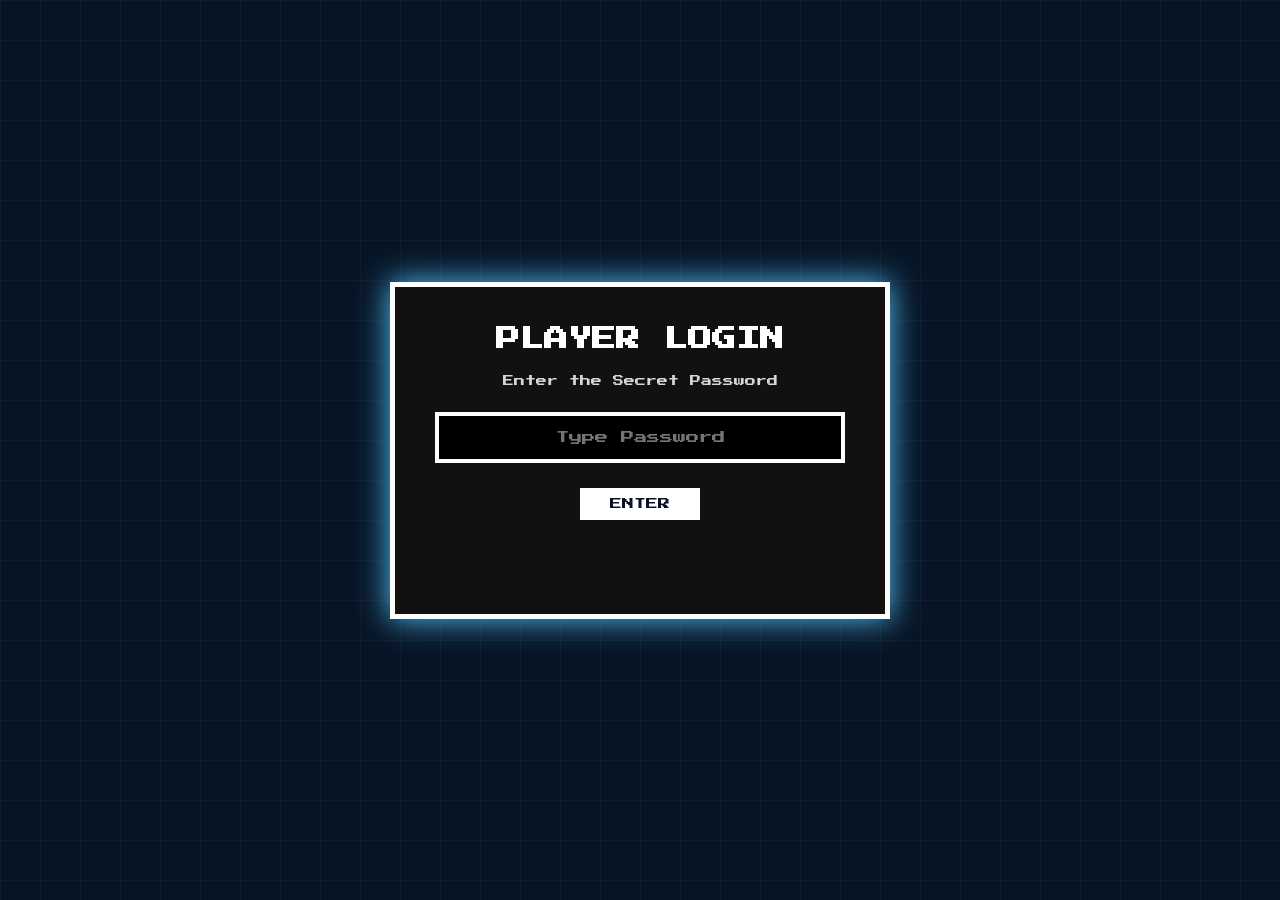
<file: index.html>
<!DOCTYPE html>
<html lang="en">
<head>
    <meta charset="UTF-8">
    <meta name="viewport" content="width=device-width, initial-scale=1.0">
    <title>First Page</title>

    <link rel="stylesheet" href="style.css">
    <link href="https://fonts.googleapis.com/css2?family=Press+Start+2P&display=swap" rel="stylesheet">
    <script src="https://cdnjs.cloudflare.com/ajax/libs/gsap/3.12.5/gsap.min.js"></script>
</head>

<body>

<audio id="bgMusic" loop>
    <source src="music.mp3" type="audio/mpeg">
</audio>

<div class="stars"></div>

<!-- LOGIN -->
<section id="loginScreen">
    <div class="loginBox">
        <h1>PLAYER LOGIN</h1>

        <p class="subtitle">Enter the Secret Password</p>

        <input type="password" id="password" placeholder="Type Password">

        <button id="enterBtn">ENTER</button>

        <p id="error"></p>
    </div>
</section>

<!-- HOME -->
<section id="homeScreen">
    <div class="photoContainer">

        <img src="pichomepage.jpg" id="boyfriend" alt="Boyfriend">

        <img src="download-removebg-preview.png" class="sticker star">
        <img src="download__1_-removebg-preview.png" class="sticker heart">
        <img src="download-removebg-preview.png" class="sticker game">
        <img src="download__1_-removebg-preview.png" class="sticker gift">

    </div>

    <h2>HAPPY BIRTHDAY, JOSHIE</h2>

    <p class="welcomeText">I love you ❤️</p>

    <button id="startQuest" class="pixelBtn">START THE QUEST</button>
</section>

<script src="script.js"></script>

</body>
</html>
</file>
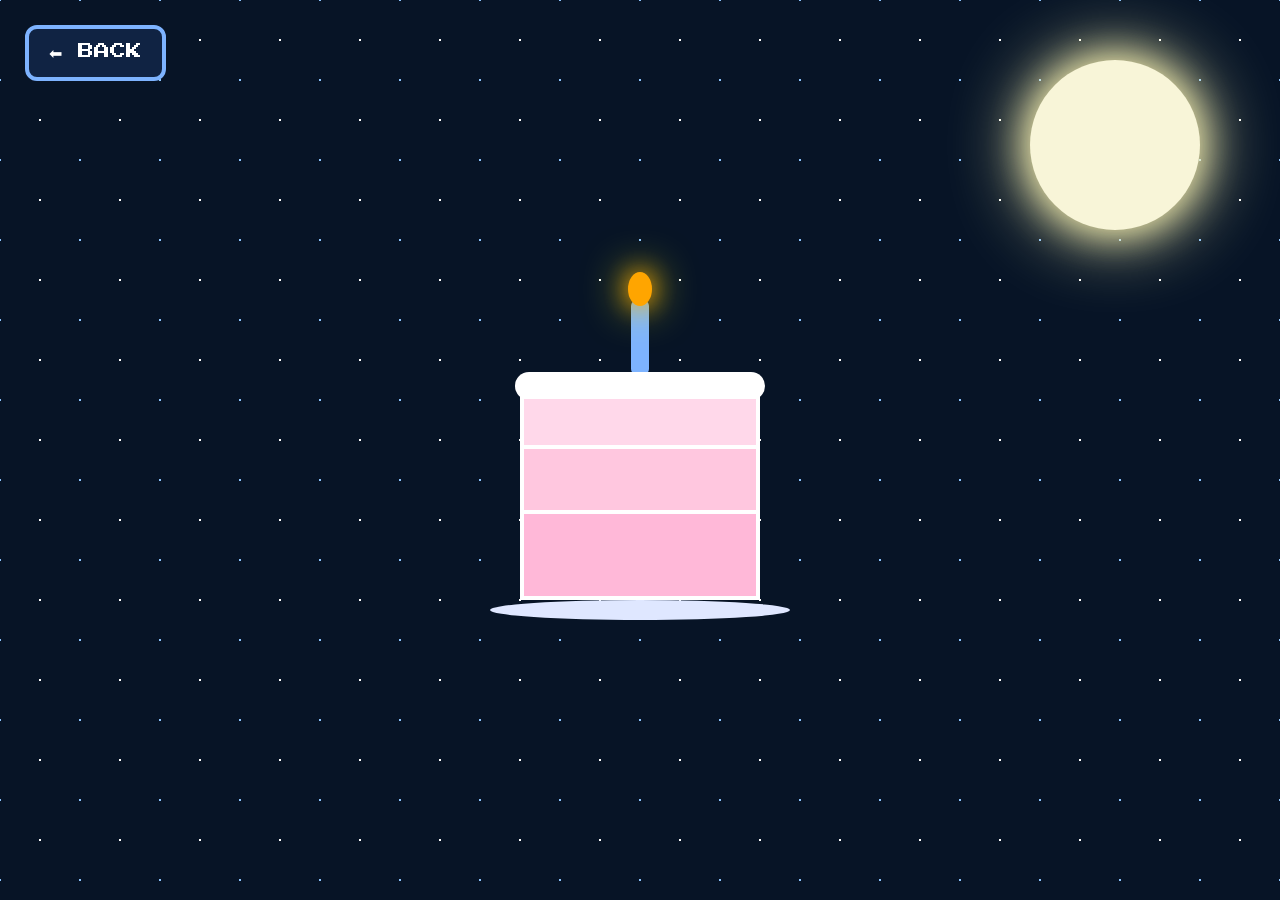
<file: cake.htm>
<!DOCTYPE html>
<html lang="en">

<head>

<meta charset="UTF-8">
<meta name="viewport" content="width=device-width, initial-scale=1.0">

<title>Cake</title>

<link rel="stylesheet" href="cake.css">

<link href="https://fonts.googleapis.com/css2?family=Press+Start+2P&display=swap" rel="stylesheet">

</head>

<body>

<!-- BACK BUTTON -->

<a href="secondpage.html" class="back-btn">
    ⬅ BACK
</a>

<!-- BACKGROUND -->

<div class="stars"></div>
<div class="moon"></div>

<!-- MUSIC -->

<audio id="bgMusic" loop autoplay>
    <source src="Happy Birthday To You! (Traditional) First Time on YouTube.mp3" type="audio/mp3">
</audio>

<!-- CAKE -->

<div class="cakeScene">

    <div class="cake">

        <!-- Candle -->

        <div class="candle">

            <div class="flame" id="flame"></div>

        </div>

        <!-- Cake Layers -->

        <div class="icing"></div>

        <div class="layer top"></div>

        <div class="layer middle"></div>

        <div class="layer bottom"></div>

        <div class="plate"></div>

    </div>

</div>

<!-- CONFETTI -->

<div id="confettiContainer"></div>

<!-- HIDDEN MESSAGE -->

<div class="finish" id="finish">

    Happy Birthday, Baby!

</div>

<script src="cake.js"></script>

</body>

</html>
</file>
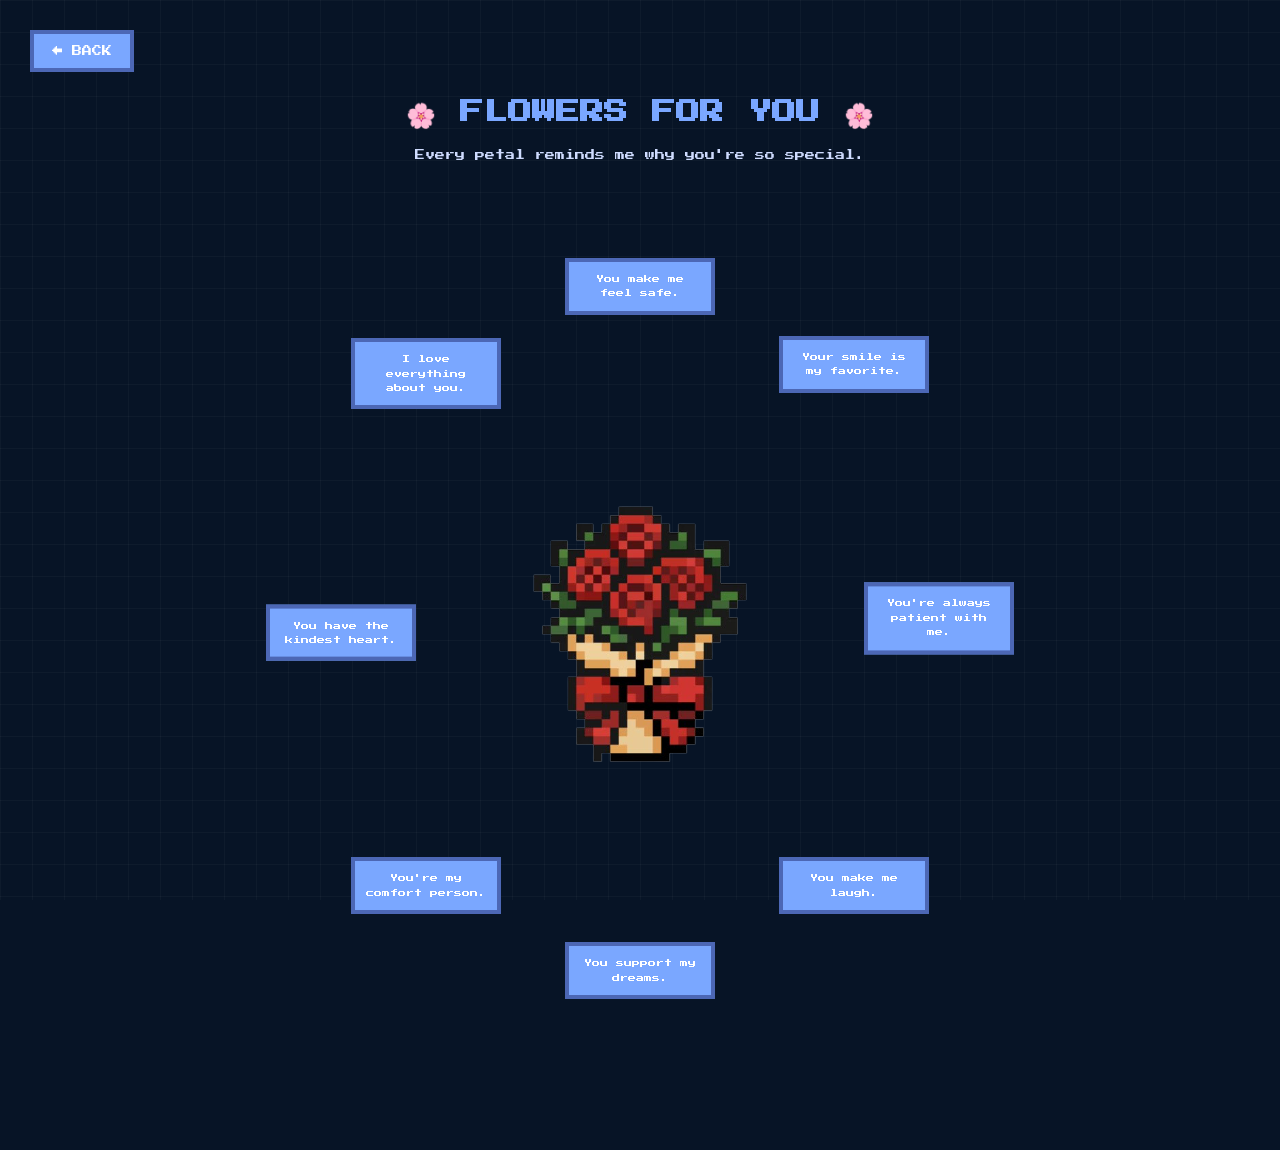
<file: flowers.htm>
<!DOCTYPE html>
<html lang="en">
<head>
    <meta charset="UTF-8">
    <meta name="viewport" content="width=device-width, initial-scale=1.0">
    <title>Flowers</title>

    <link rel="stylesheet" href="flowers.css">

    <link href="https://fonts.googleapis.com/css2?family=Press+Start+2P&display=swap" rel="stylesheet">
</head>
<body>

<a href="secondpage.html" class="back-btn">← BACK</a>

<div class="container">

    <h1>🌸 FLOWERS FOR YOU 🌸</h1>

    <p class="subtitle">
        Every petal reminds me why you're so special.
    </p>

    <div class="flower-container">

        <!-- Center Flower -->
        <img src="fl.png" class="flower">

        <!-- Petals -->
        <div class="petal p1">
            <span>You make me feel safe.</span>
        </div>

        <div class="petal p2">
            <span>Your smile is my favorite.</span>
        </div>

        <div class="petal p3">
            <span>You're always patient with me.</span>
        </div>

        <div class="petal p4">
            <span>You make me laugh.</span>
        </div>

        <div class="petal p5">
            <span>You support my dreams.</span>
        </div>

        <div class="petal p6">
            <span>You're my comfort person.</span>
        </div>

        <div class="petal p7">
            <span>You have the kindest heart.</span>
        </div>

        <div class="petal p8">
            <span>I love everything about you.</span>
        </div>

    </div>

</div>

<script src="flowers.js"></script>

</body>
</html>
</file>
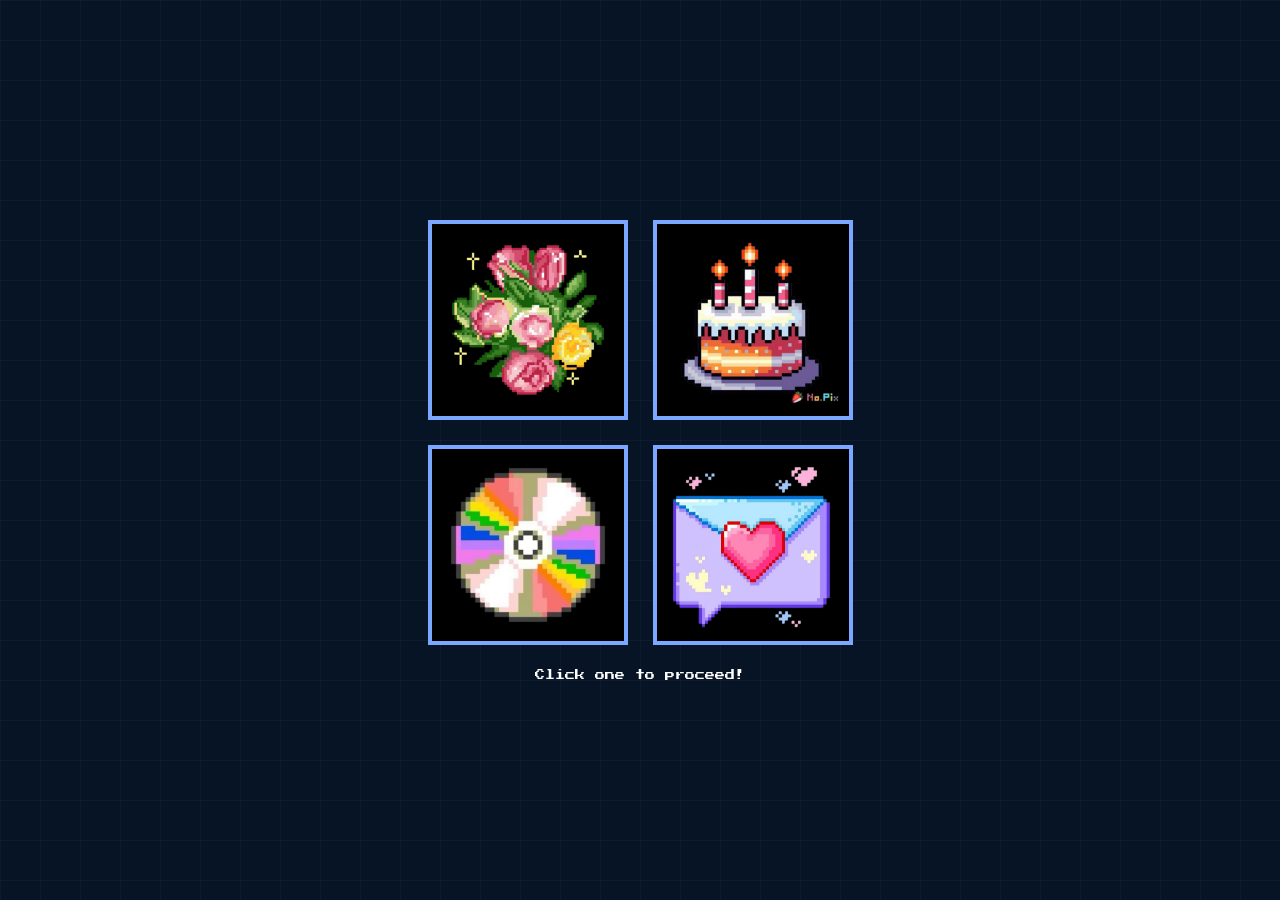
<file: secondpage.html>
<!DOCTYPE html>
<html lang="en">
<head>
    <meta charset="UTF-8">
    <meta name="viewport" content="width=device-width, initial-scale=1.0">
    <title>Menu</title>

    <link rel="stylesheet" href="secondpage.css">
    <link href="https://fonts.googleapis.com/css2?family=Press+Start+2P&display=swap" rel="stylesheet">
</head>

<body>

    <!-- 🎵 Background Music -->
    <audio id="bgMusic" loop autoplay>
        <source src="music.mp3" type="audio/mpeg">
    </audio>

    <div class="container">

        <div class="grid">

            <div class="card card1">
                <img src="1.png" alt="Photo">
            </div>

            <div class="card card2">
                <img src="5.png" alt="Music">
            </div>

            <div class="card card3">
                <img src="3.png" alt="Flowers">
            </div>

            <div class="card card4">
                <img src="4.png" alt="Cake">
            </div>

        </div>

        <p class="text">Click one to proceed!</p>

    </div>

    <script src="secondpage.js"></script>

</body>
</html>
</file>
<file: style.css>
*{
    margin:0;
    padding:0;
    box-sizing:border-box;
    font-family:'Press Start 2P', cursive;
}

body{
    background:#071426;
    color:white;
    overflow:hidden;
}

/* GRID */
body::before{
    content:"";
    position:fixed;
    inset:0;
    background-image:
        linear-gradient(rgba(255,255,255,.03) 1px, transparent 1px),
        linear-gradient(90deg, rgba(255,255,255,.03) 1px, transparent 1px);
    background-size:40px 40px;
    animation:gridMove 8s linear infinite;
    z-index:-2;
}

@keyframes gridMove{
    from{transform:translateY(0);}
    to{transform:translateY(40px);}
}

/* STARS */
.stars{
    position:fixed;
    inset:0;
    z-index:-1;
}

/* SCREENS FIX (IMPORTANT) */
section{
    width:100%;
    height:100vh;
    display:flex;
    justify-content:center;
    align-items:center;
    flex-direction:column;
    position:absolute;
    top:0;
    left:0;
}

#loginScreen{
    opacity:1;
}

#homeScreen{
    opacity:0;
    pointer-events:none;
}

/* LOGIN */
.loginBox{
    width:500px;
    max-width:90%;
    background:#111;
    border:5px solid white;
    padding:40px;
    text-align:center;
    box-shadow:0 0 30px #56c8ff;
}

.subtitle{
    color:#d6d6d6;
    margin:25px 0;
    font-size:11px;
}

input{
    width:100%;
    padding:15px;
    background:#000;
    color:white;
    border:4px solid white;
    text-align:center;
}

button{

    background:white;

    color:#071426;

    border:none;

    padding:10px 30px;

    cursor:pointer;

    margin-top:25px;

    transition:.3s;

    font-size:12px;

}

button:hover{

    background:#55c2ff;

    color:white;

    transform:translateY(-4px);

    box-shadow:0 0 25px #55c2ff;

}

button:active{

    transform:scale(.95);

}

/* PHOTO */
.photoContainer{ position:relative; }

#boyfriend{
    width:260px;
    height:260px;
    object-fit:cover;
    border:8px solid white;
    box-shadow:0 0 30px #56c8ff;
    animation:float 3s ease-in-out infinite;
}

/* STICKERS */
.sticker{
    width:55px;
    position:absolute;
    animation:bounce 2s infinite;
}

.star{ top:-20px; left:-20px; }
.heart{ bottom:-20px; right:-20px; }
.game{ top:20px; right:-35px; }
.gift{ bottom:20px; left:-35px; }

/* TEXT */
h2{
    margin-top:30px;
    font-size:24px;
    text-shadow:0 0 20px #56c8ff;
}

.welcomeText{
    margin-top:12px;
    color:#d6d6d6;
    font-size:11px;
}

/* BUTTON */
.pixelBtn{
    display:inline-block;
    position:relative;
    z-index:10;
    margin-top:20px;
    opacity:1 !important;
    visibility:visible !important;
}

.pixelBtn:hover{
    background:#56c8ff;
    color:white;
    transform:translateY(-5px);
}

#homeScreen{
    display:none;
    opacity:1;
    pointer-events:auto;
}

#homeScreen.active{
    display:flex;
}

/* ANIMATIONS */
@keyframes float{
    50%{transform:translateY(-10px);}
}

@keyframes bounce{
    50%{transform:translateY(-8px);}
}

#error{
    margin-top:15px;
    margin-bottom:15px;
    min-height:24px;
    font-size:11px;
    color:#ff6b6b;
    text-align:center;
    line-height:1.5;
    display:block;
}
</file>
<file: cake.css>
/* ==========================================
                GLOBAL
========================================== */

*{
    margin:0;
    padding:0;
    box-sizing:border-box;
    font-family:'Press Start 2P', cursive;
}

body{
    background:#071426;
    overflow:hidden;
    height:100vh;

    display:flex;
    justify-content:center;
    align-items:center;

    position:relative;
}

/* ==========================================
            STARS
========================================== */

.stars{

    position:fixed;
    inset:0;

    background-image:
    radial-gradient(white 1px,transparent 1px),
    radial-gradient(#8ec5ff 1px,transparent 1px);

    background-size:80px 80px;
    background-position:0 0,40px 40px;

    animation:moveStars 60s linear infinite;

    z-index:-3;

}

@keyframes moveStars{

    from{

        transform:translateY(0);

    }

    to{

        transform:translateY(-200px);

    }

}

/* ==========================================
            MOON
========================================== */

.moon{

    position:absolute;

    width:170px;
    height:170px;

    border-radius:50%;

    background:#f8f5d8;

    top:60px;
    right:80px;

    box-shadow:
    0 0 40px #fff8b5,
    0 0 80px #fff8b5;

    animation:floatMoon 4s ease-in-out infinite;

}

@keyframes floatMoon{

    0%,100%{

        transform:translateY(0);

    }

    50%{

        transform:translateY(-10px);

    }

}

/* ==========================================
            BACK BUTTON
========================================== */

.back-btn{

    position:fixed;

    top:25px;
    left:25px;

    padding:14px 20px;

    border:4px solid #7db3ff;

    background:#102343;

    color:white;

    text-decoration:none;

    border-radius:12px;

    transition:.3s;

    z-index:1000;

}

.back-btn:hover{

    background:#7db3ff;

    color:#071426;

}

/* ==========================================
            CAKE
========================================== */

.cakeScene{

    display:flex;

    justify-content:center;
    align-items:center;

}

.cake{

    position:relative;

    width:280px;
    height:340px;

}

/* plate */

.plate{

    position:absolute;

    bottom:0;

    width:300px;
    height:20px;

    left:-10px;

    background:#dfe7ff;

    border-radius:50%;

}

/* layers */

.layer{

    position:absolute;

    width:240px;

    left:20px;

    border:4px solid white;

}

.bottom{

    height:90px;

    bottom:20px;

    background:#ffb8d8;

}

.middle{

    height:70px;

    bottom:105px;

    background:#ffc7df;

}

.top{

    height:55px;

    bottom:170px;

    background:#ffd8ea;

}

/* icing */

.icing{

    position:absolute;

    width:250px;

    height:28px;

    left:15px;

    bottom:220px;

    background:white;

    border-radius:20px;

}

/* candle */

.candle{

    position:absolute;

    width:18px;

    height:75px;

    background:#7db3ff;

    left:50%;

    transform:translateX(-50%);

    bottom:245px;

    border-radius:6px;

}

/* flame */

.flame{

    position:absolute;

    width:24px;
    height:34px;

    left:50%;

    transform:translateX(-50%);

    top:-28px;

    background:orange;

    border-radius:50% 50% 50% 50%;

    box-shadow:
    0 0 25px orange,
    0 0 45px yellow;

    animation:flicker .18s infinite;

    cursor:pointer;

}

@keyframes flicker{

    0%{

        transform:
        translateX(-50%)
        scale(1);

    }

    50%{

        transform:
        translateX(-50%)
        scale(.82);

    }

    100%{

        transform:
        translateX(-50%)
        scale(1);

    }

}

.flame.out{

    opacity:0;

    transform:
    translateX(-50%)
    scale(.2);

}

/* ==========================================
            FINISH HEART
========================================== */

.finish{

    position:fixed;

    inset:0;

    display:flex;

    justify-content:center;
    align-items:center;

    text-align:center;

    padding:20px;

    font-size:42px;

    line-height:1.8;

    color:#ffffff;

    text-shadow:
    0 0 10px #7db3ff,
    0 0 25px #7db3ff,
    0 0 45px #7db3ff;

    opacity:0;

    transition:1.5s;

    pointer-events:none;

    z-index:9999;

}

.finish.show{

    opacity:1;

    animation:fadeIn 2s ease;

}

@keyframes fadeIn{

    from{

        opacity:0;
        transform:translateY(30px);

    }

    to{

        opacity:1;
        transform:translateY(0);

    }

}
/* ==========================================
            CONFETTI
========================================== */

#confettiContainer{

    position:fixed;

    inset:0;

    overflow:hidden;

    pointer-events:none;

}

.confetti{

    position:absolute;

    width:12px;

    height:18px;

    border-radius:3px;

    animation:fall linear forwards;

}

@keyframes fall{

    from{

        transform:
        translateY(-30px)
        rotate(0deg);

    }

    to{

        transform:
        translateY(110vh)
        rotate(720deg);

    }

}

/* ==========================================
            RESPONSIVE
========================================== */

@media(max-width:768px){

.moon{

    width:110px;
    height:110px;

    right:20px;

}

.cake{

    transform:scale(.8);

}

.back-btn{

    font-size:10px;

}

}
</file>
<file: flowers.css>
/* ===========================
   PIXEL FLOWERS PAGE (FIXED)
=========================== */

*{
    margin:0;
    padding:0;
    box-sizing:border-box;
    font-family:'Press Start 2P', cursive;
}

body{
    background:#071426;
    color:white;
    min-height:100vh;
    display:flex;
    justify-content:center;
    align-items:center;

     overflow-y:auto;   /* 👈 allow vertical scroll */
    overflow-x:hidden;
    padding:60px 0; /* 👈 SAFE SPACE TOP & BOTTOM */
}

/* Pixel Grid */
body::before{
    content:"";
    position:fixed;
    inset:0;
    background-image:
        linear-gradient(rgba(255,255,255,.03) 1px, transparent 1px),
        linear-gradient(90deg, rgba(255,255,255,.03) 1px, transparent 1px);
    background-size:32px 32px;
    pointer-events:none;
}

/* ===========================
   BACK BUTTON
=========================== */

.back-btn{
    position:absolute;
    top:30px;
    left:30px;
    padding:12px 18px;
    background:#7aa7ff;
    border:4px solid #4c67b5;
    color:white;
    text-decoration:none;
    font-size:10px;
    transition:.2s;
}

.back-btn:hover{
    background:#5b83d9;
    transform:translateY(-3px);
}

/* ===========================
   CONTAINER
=========================== */

.container{
    text-align:center;
    padding:40px 20px; /* 👈 extra breathing room */
}

h1{
    color:#7aa7ff;
    font-size:24px;
    margin-bottom:20px;
}

.subtitle{
    color:#cfdcff;
    font-size:10px;
    margin-bottom:40px;
}

/* ===========================
   FLOWER AREA (BIGGER + CENTERED)
=========================== */

.flower-container{
    position:relative;
    width:850px;   /* 👈 bigger */
    height:850px;  /* 👈 bigger */
    margin:auto;
}

/* CENTER FLOWER */
.flower{
    position:absolute;
    width:340px; /* 👈 bigger flower */
    left:50%;
    top:50%;
    transform:translate(-50%,-50%);
    image-rendering:pixelated;
    animation:floatFlower 3s ease-in-out infinite;
}

/* ===========================
   PETALS (EVEN & CLEAN SPACING)
=========================== */

.petal{
    position:absolute;
    width:150px;
    padding:10px;
    background:#7aa7ff;
    border:4px solid #4c67b5;
    color:white;
    font-size:8px;
    line-height:1.8;
    text-align:center;
    animation:floatPetal 4s ease-in-out infinite;
}

/* EVEN CIRCLE STYLE */
.p1{ top:6%; left:50%; transform:translateX(-50%); }
.p2{ top:16%; right:16%; }
.p3{ top:50%; right:6%; transform:translateY(-50%); }
.p4{ bottom:16%; right:16%; }
.p5{ bottom:6%; left:50%; transform:translateX(-50%); }
.p6{ bottom:16%; left:16%; }
.p7{ top:50%; left:6%; transform:translateY(-50%); }
.p8{ top:16%; left:16%; }

/* ===========================
   ANIMATIONS
=========================== */

@keyframes floatFlower{
    0%{ transform:translate(-50%,-50%); }
    50%{ transform:translate(-50%,-58%); }
    100%{ transform:translate(-50%,-50%); }
}

@keyframes floatPetal{
    0%{ transform:translateY(0px); }
    50%{ transform:translateY(-8px); }
    100%{ transform:translateY(0px); }
}
</file>
<file: secondpage.css>
*{
    margin:0;
    padding:0;
    box-sizing:border-box;
    font-family:'Press Start 2P', cursive;
}

body{
    background:#071426;
    color:white;
    overflow:hidden;

    display:flex;
    justify-content:center;
    align-items:center;
    height:100vh;
}

/* Pixel Grid Background */
body::before{
    content:"";
    position:fixed;
    inset:0;
    background-image:
        linear-gradient(rgba(255,255,255,.03) 1px, transparent 1px),
        linear-gradient(90deg, rgba(255,255,255,.03) 1px, transparent 1px);
    background-size:40px 40px;
    animation:gridMove 8s linear infinite;
    z-index:-1;
}

@keyframes gridMove{
    from{
        transform:translateY(0);
    }
    to{
        transform:translateY(40px);
    }
}

/* Container */
.container{
    display:flex;
    flex-direction:column;
    align-items:center;
}

/* Grid */
.grid{
    display:grid;
    grid-template-columns:repeat(2, 200px);
    gap:25px;
}

/* Card */
.card{
    width:200px;
    height:200px;

    border:4px solid #7aa7ff;
    overflow:hidden;

    display:flex;
    justify-content:center;
    align-items:center;

    cursor:pointer;
    transition:.25s;

    background:#000;
}

.card:hover{
    transform:scale(1.05);
    box-shadow:0 0 20px #7aa7ff;
    border-color:#ffffff;
}

/* Image fills the whole card */
.card img{
    width:100%;
    height:100%;
    object-fit:cover;
    display:block;
}

/* Text */
.text{
    margin-top:25px;
    font-size:10px;
    color:white;
}
</file>
